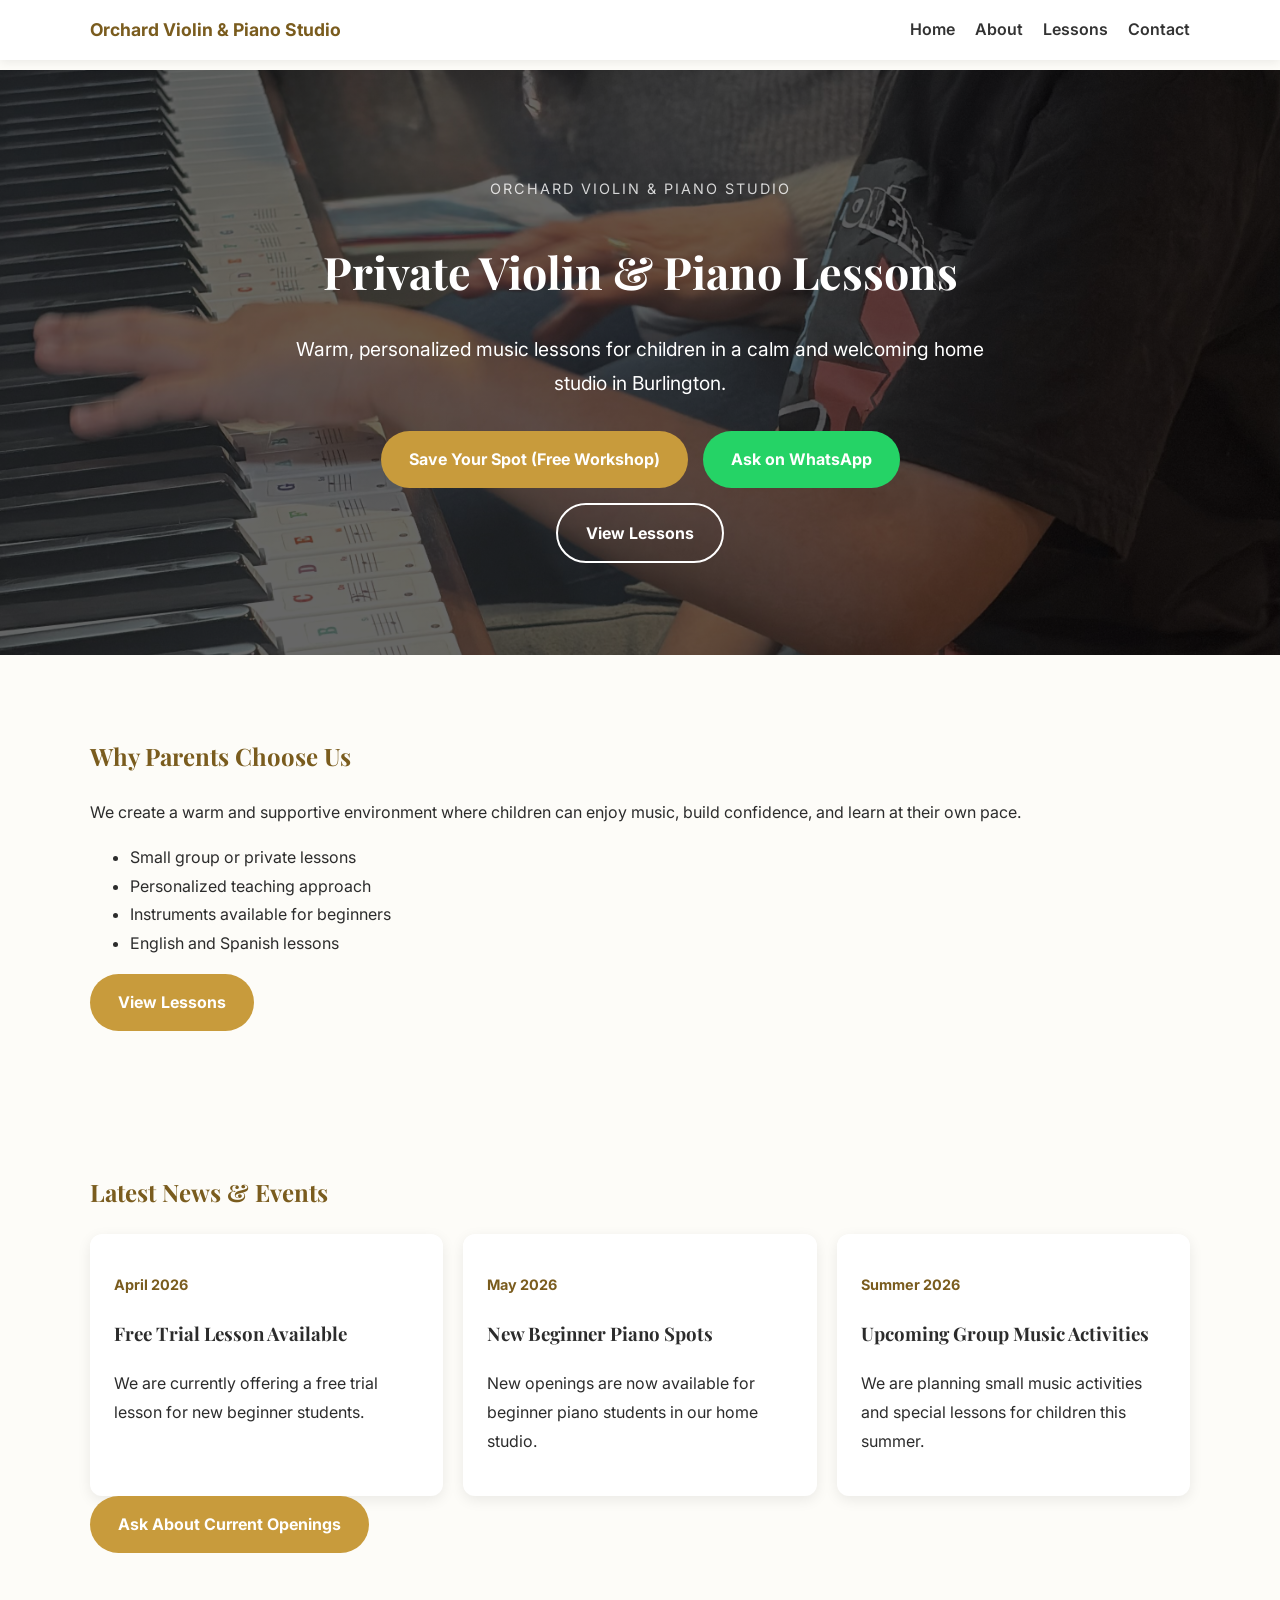
<file: index.html>
<!DOCTYPE html>
<html lang="en">
<head>
  <meta charset="UTF-8">
  <meta name="viewport" content="width=device-width, initial-scale=1.0">
  <title>Private Violin and Piano Lessons in a Home Studio</title>
  <link rel="stylesheet" href="style.css">
  <link rel="stylesheet" href="https://cdnjs.cloudflare.com/ajax/libs/font-awesome/6.5.2/css/all.min.css">
  <link href="https://fonts.googleapis.com/css2?family=Inter:wght@300;400;600&family=Playfair+Display:wght@500;600&display=swap" rel="stylesheet">
</head>


<body>

<!-- NAVBAR -->
<nav class="navbar">
  <div class="nav-container">
    <div class="logo">Orchard Violin & Piano Studio</div>
    <ul class="nav-links">
      <li><a href="index.html">Home</a></li>
      <li><a href="about.html">About</a></li>
      <li><a href="lessons.html">Lessons</a></li>
      <li><a href="contact.html">Contact</a></li>
    </ul>
  </div>
</nav>

<!-- HERO -->
<header class="hero">
  <div class="hero-content">

    <p class="hero-tag">Orchard Violin & Piano Studio</p>

    <h1 class="fade-in">Private Violin & Piano Lessons</h1>

    <p class="hero-sub fade-in-delay">
      Warm, personalized music lessons for children in a calm and welcoming home studio in Burlington.
    </p>

    <div class="button-group">

  <a href="https://forms.office.com/Pages/ResponsePage.aspx?id=DQSIkWdsW0yxEjajBLZtrQAAAAAAAAAAAAO__dThZSNUOEU3Mzg5MDFWQzVIRjk5NDBFSDJGRlpYOS4u"
     class="btn"
     target="_blank">
    Save Your Spot (Free Workshop)
  </a>

  <a href="https://wa.me/19053017716"
     class="btn whatsapp-btn"
     target="_blank">
    Ask on WhatsApp
  </a>

  <a href="lessons.html"
     class="btn btn-secondary">
    View Lessons
  </a>

</div>

  </div>
</header>

<!-- PROMO WORKSHOP TEMPORARILY HIDDEN
 <section class="promo-banner">
  <div class="promo-content">

    <div class="promo-text">
      <h2>
        Violin Workshop for Kids (Ages 6–10)
        <span class="badge">FREE</span>
      </h2>

      <p> Small group · Instruments included</p>

      <p class="promo-note">Limited spots available – small group only</p>

      <a href="https://wa.me/19053017716?text=Hello,%20I%20would%20like%20to%20register%20for%20the%20violin%20workshop."
         class="btn whatsapp-btn" target="_blank">
        Register Now
      </a>
    </div>

    <div class="promo-image">
      <img src="images/workshop2.png" alt="Violin Workshop">
    </div>

  </div>
</section>
  END PROMO WORKSHOP -->

<!-- WELCOME (CAMBIADO PARA NO REPETIR) -->
<section class="home-intro scroll-hidden">
  <h2>Why Parents Choose Us</h2>
  <p>
    We create a warm and supportive environment where children can enjoy music,
    build confidence, and learn at their own pace.
  </p>

  <ul>
    <li>Small group or private lessons</li>
    <li>Personalized teaching approach</li>
    <li>Instruments available for beginners</li>
    <li>English and Spanish lessons</li>
  </ul>

  <a href="lessons.html" class="btn">View Lessons</a>
</section>

<!-- NEWS -->
<section class="news-preview scroll-hidden">
  <h2>Latest News & Events</h2>

  <div class="news-grid">
    <div class="news-card">
      <p class="news-date">April 2026</p>
      <h3>Free Trial Lesson Available</h3>
      <p>We are currently offering a free trial lesson for new beginner students.</p>
    </div>

    <div class="news-card">
      <p class="news-date">May 2026</p>
      <h3>New Beginner Piano Spots</h3>
      <p>New openings are now available for beginner piano students in our home studio.</p>
    </div>

    <div class="news-card">
      <p class="news-date">Summer 2026</p>
      <h3>Upcoming Group Music Activities</h3>
      <p>We are planning small music activities and special lessons for children this summer.</p>
    </div>
  </div>

  <div class="news-link">
    <a href="contact.html" class="btn">Ask About Current Openings</a>
  </div>
</section>

<script>
  const elements = document.querySelectorAll('.scroll-hidden');

  function showOnScroll() {
    const triggerBottom = window.innerHeight * 0.85;

    elements.forEach(el => {
      const boxTop = el.getBoundingClientRect().top;

      if (boxTop < triggerBottom) {
        el.classList.add('scroll-show');
      }
    });
  }

  window.addEventListener('scroll', showOnScroll);
  showOnScroll();
</script>

</body>
</html>
</file>
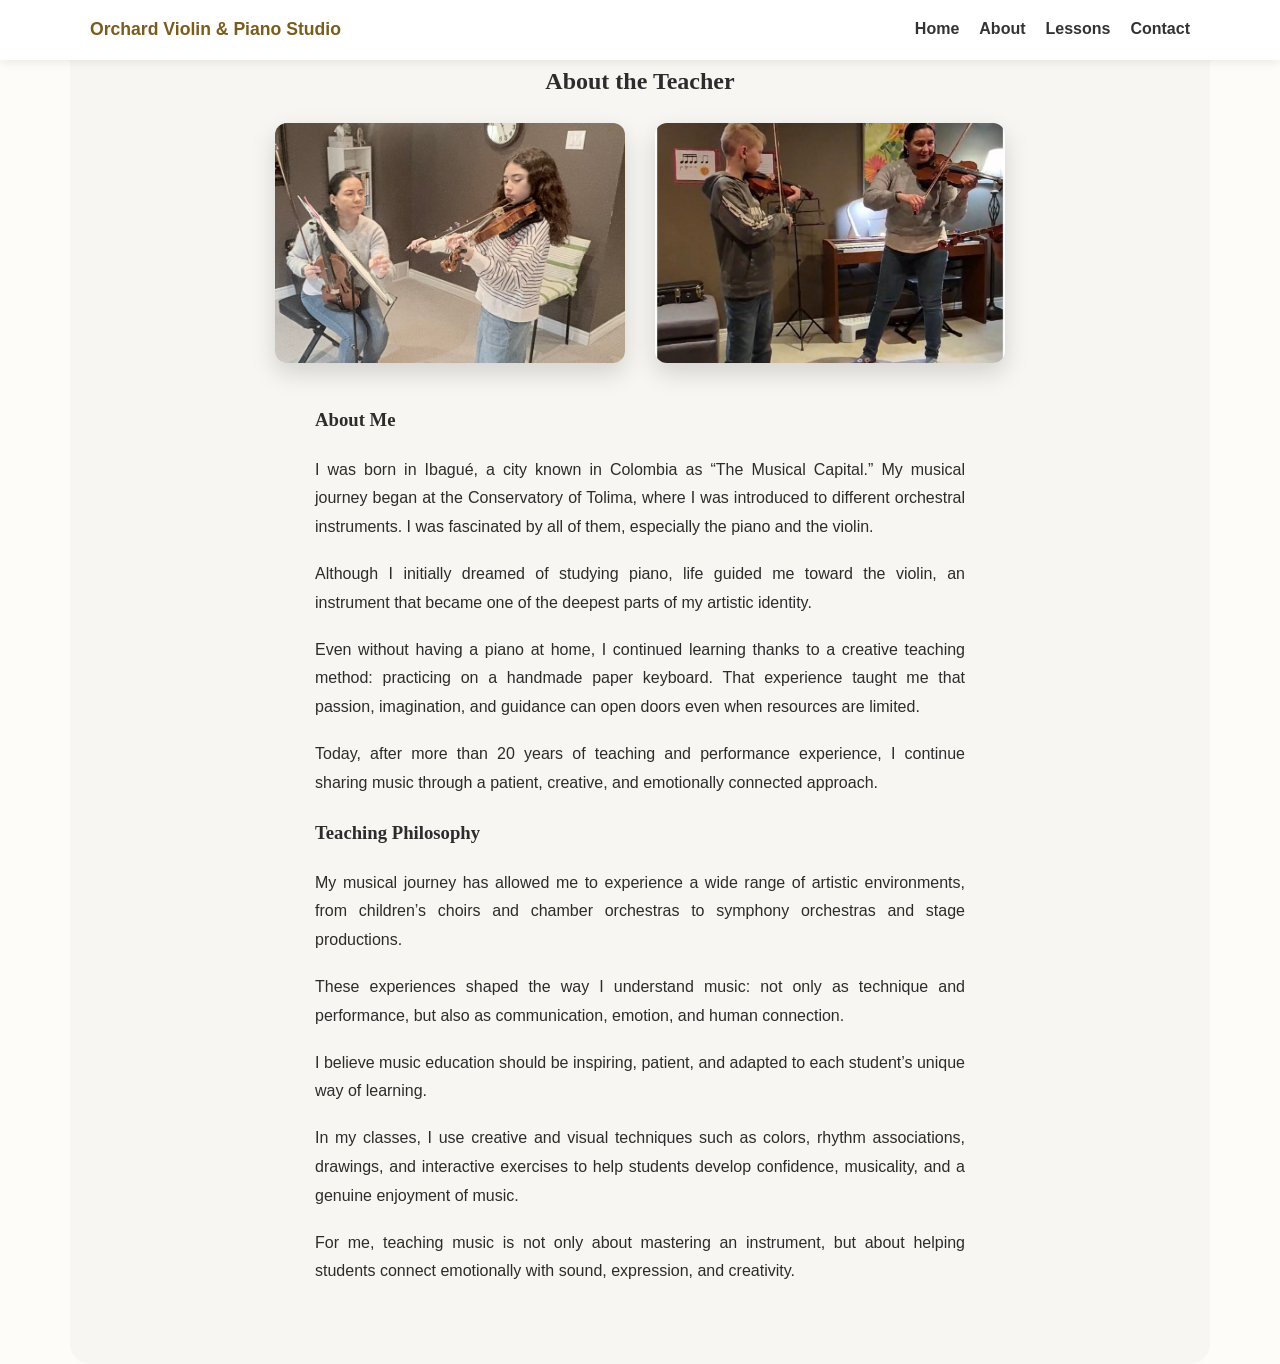
<file: about.html>
<!DOCTYPE html>
<html lang="en">
<head>
  <meta charset="UTF-8">
  <meta name="viewport" content="width=device-width, initial-scale=1.0">
  <title>About | Orchard Violin & Piano Studio</title>
  <link rel="stylesheet" href="style.css">
</head>

<body>

<!-- NAVBAR -->
<nav class="navbar">
  <div class="nav-container">
    <div class="logo">Orchard Violin & Piano Studio</div>
    <ul class="nav-links">
      <li><a href="index.html">Home</a></li>
      <li><a href="about.html">About</a></li>
      <li><a href="lessons.html">Lessons</a></li>
      <li><a href="contact.html">Contact</a></li>
    </ul>
  </div>
</nav>

<!-- ABOUT SECTION -->
<section class="about-section">

  <!-- 🔥 TITULO ARRIBA -->
  <div class="about-header">
    <h1>About the Teacher</h1>
  </div>

  <!-- 🔥 IMÁGENES LADO A LADO -->
  <div class="about-images">
    <img src="images/about1.jpeg" alt="Piano lesson">
    <img src="images/about2.jpeg" alt="Violin lesson">
  </div>

  <!-- 🔥 TEXTO -->
  <div class="about-text">

    <h3>About Me</h3>

    <p>
      I was born in Ibagué, a city known in Colombia as “The Musical Capital.”
      My musical journey began at the Conservatory of Tolima, where I was introduced
      to different orchestral instruments. I was fascinated by all of them,
      especially the piano and the violin.
    </p>

    <p>
      Although I initially dreamed of studying piano, life guided me toward the violin,
      an instrument that became one of the deepest parts of my artistic identity.
    </p>

    <p>
      Even without having a piano at home, I continued learning thanks to a creative teaching method:
      practicing on a handmade paper keyboard. That experience taught me that passion,
      imagination, and guidance can open doors even when resources are limited.
    </p>

    <p>
      Today, after more than 20 years of teaching and performance experience,
      I continue sharing music through a patient, creative, and emotionally connected approach.
    </p>

    <h3>Teaching Philosophy</h3>

    <p>
      My musical journey has allowed me to experience a wide range of artistic environments,
      from children’s choirs and chamber orchestras to symphony orchestras and stage productions.
    </p>

    <p>
      These experiences shaped the way I understand music:
      not only as technique and performance, but also as communication,
      emotion, and human connection.
    </p>

    <p>
      I believe music education should be inspiring, patient,
      and adapted to each student’s unique way of learning.
    </p>

    <p>
      In my classes, I use creative and visual techniques such as colors,
      rhythm associations, drawings, and interactive exercises to help students develop
      confidence, musicality, and a genuine enjoyment of music.
    </p>

    <p>
      For me, teaching music is not only about mastering an instrument,
      but about helping students connect emotionally with sound,
      expression, and creativity.
    </p>

  </div>

</section>

</body>
</html>
</file>
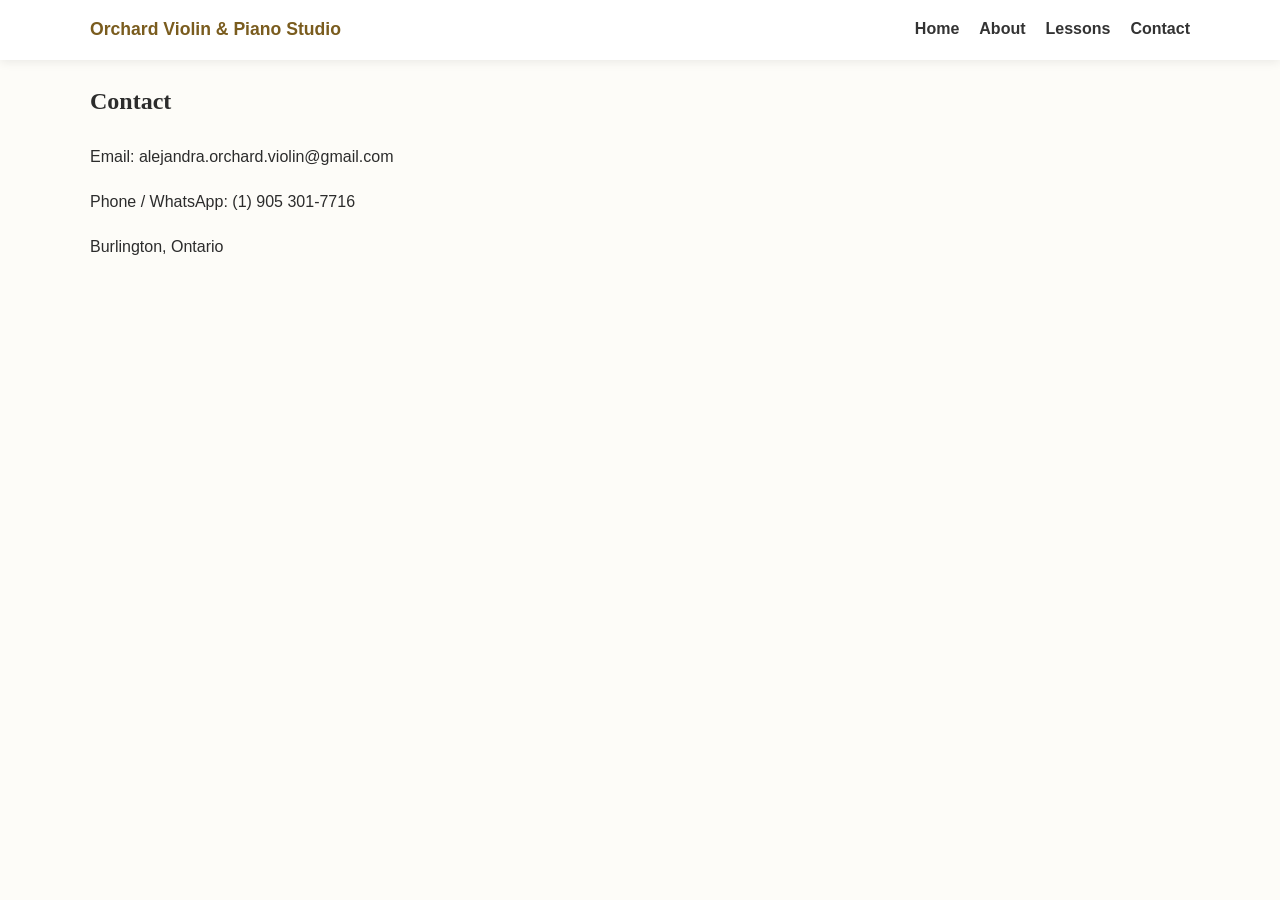
<file: contact.html>
<!DOCTYPE html>
<html lang="en">
<head>
  <meta charset="UTF-8">
  <meta name="viewport" content="width=device-width, initial-scale=1.0">
  <title>Contact | Orchard Violin & Piano Studio</title>
  <link rel="stylesheet" href="style.css">
</head>
<body>

  <nav class="navbar">
    <div class="nav-container">
      <div class="logo">Orchard Violin & Piano Studio</div>
      <ul class="nav-links">
        <li><a href="index.html">Home</a></li>
        <li><a href="about.html">About</a></li>
        <li><a href="lessons.html">Lessons</a></li>
        <li><a href="contact.html">Contact</a></li>
      </ul>
    </div>
  </nav>

  <section class="page-content">
    <h1>Contact</h1>
    <p>Email: alejandra.orchard.violin@gmail.com</p>
    <p>Phone / WhatsApp: (1) 905 301-7716</p>
    <p>Burlington, Ontario</p>
  </section>

</body>
</html>
</file>
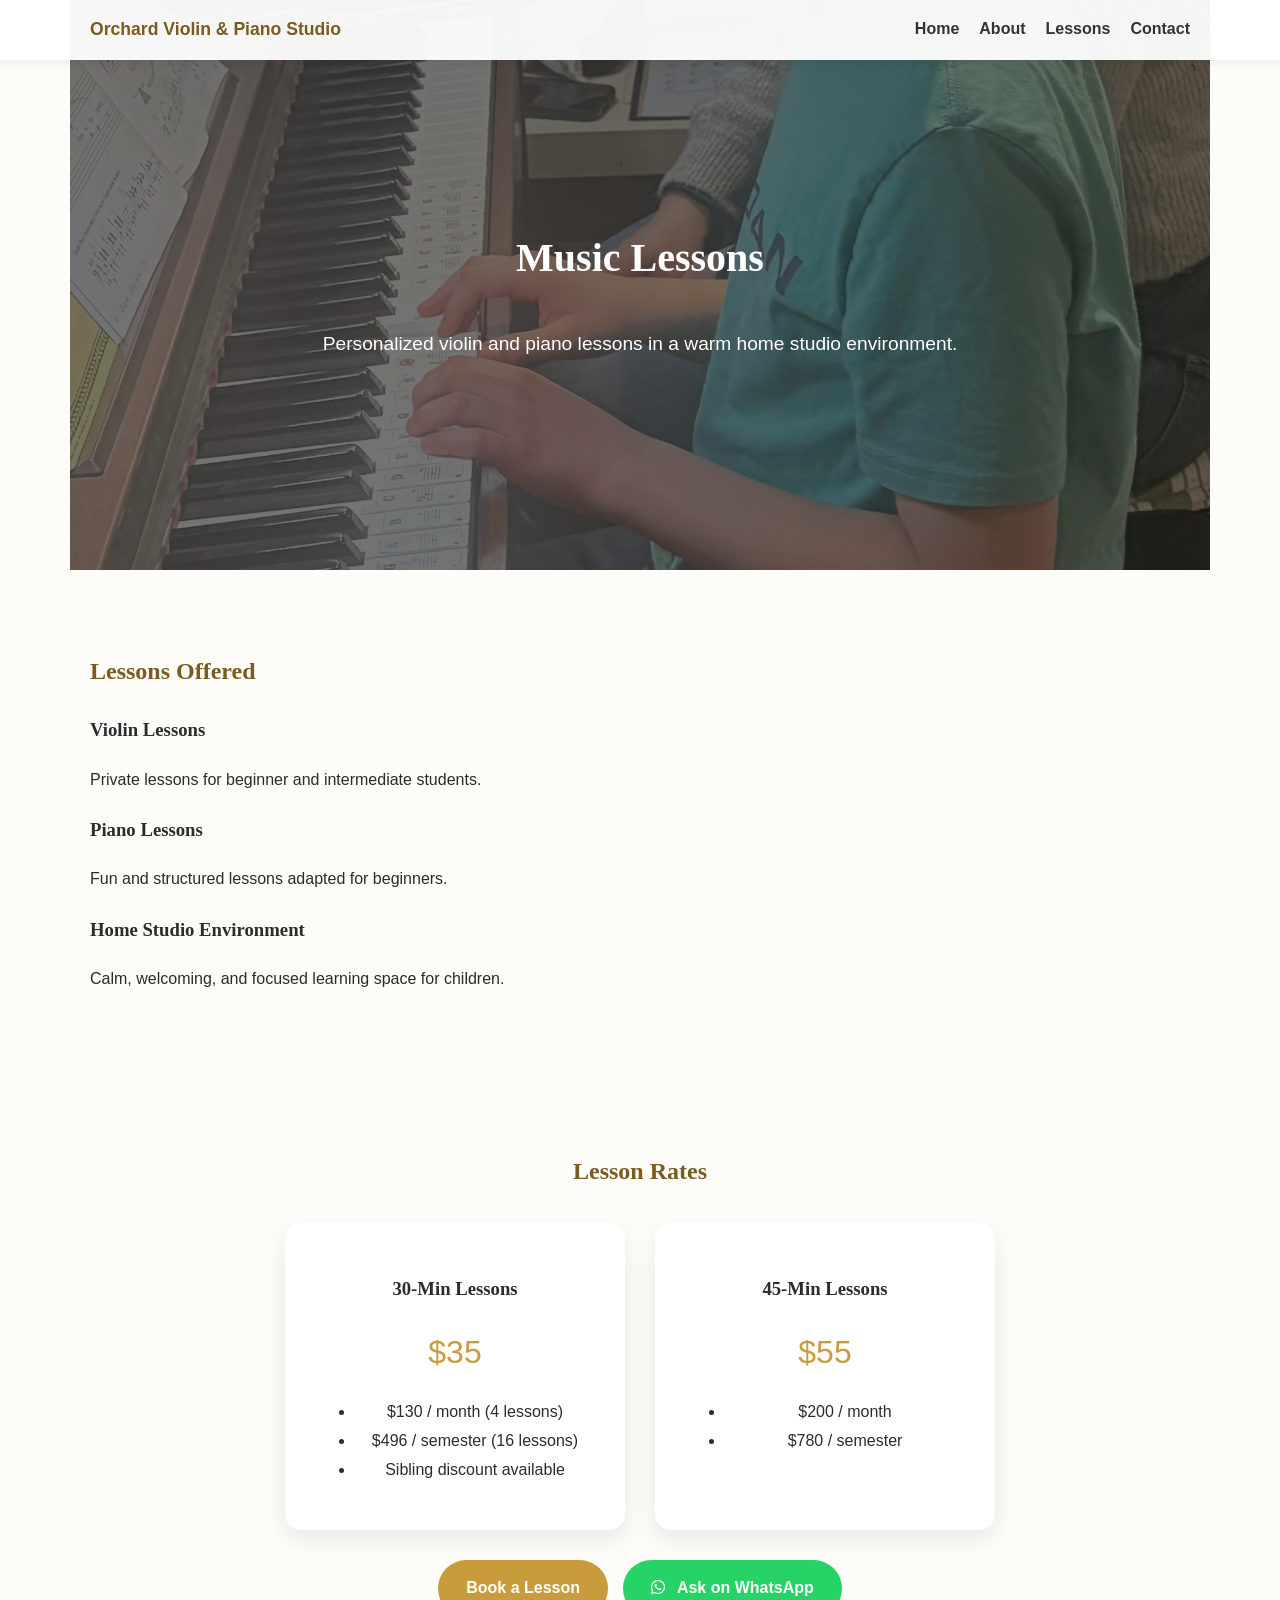
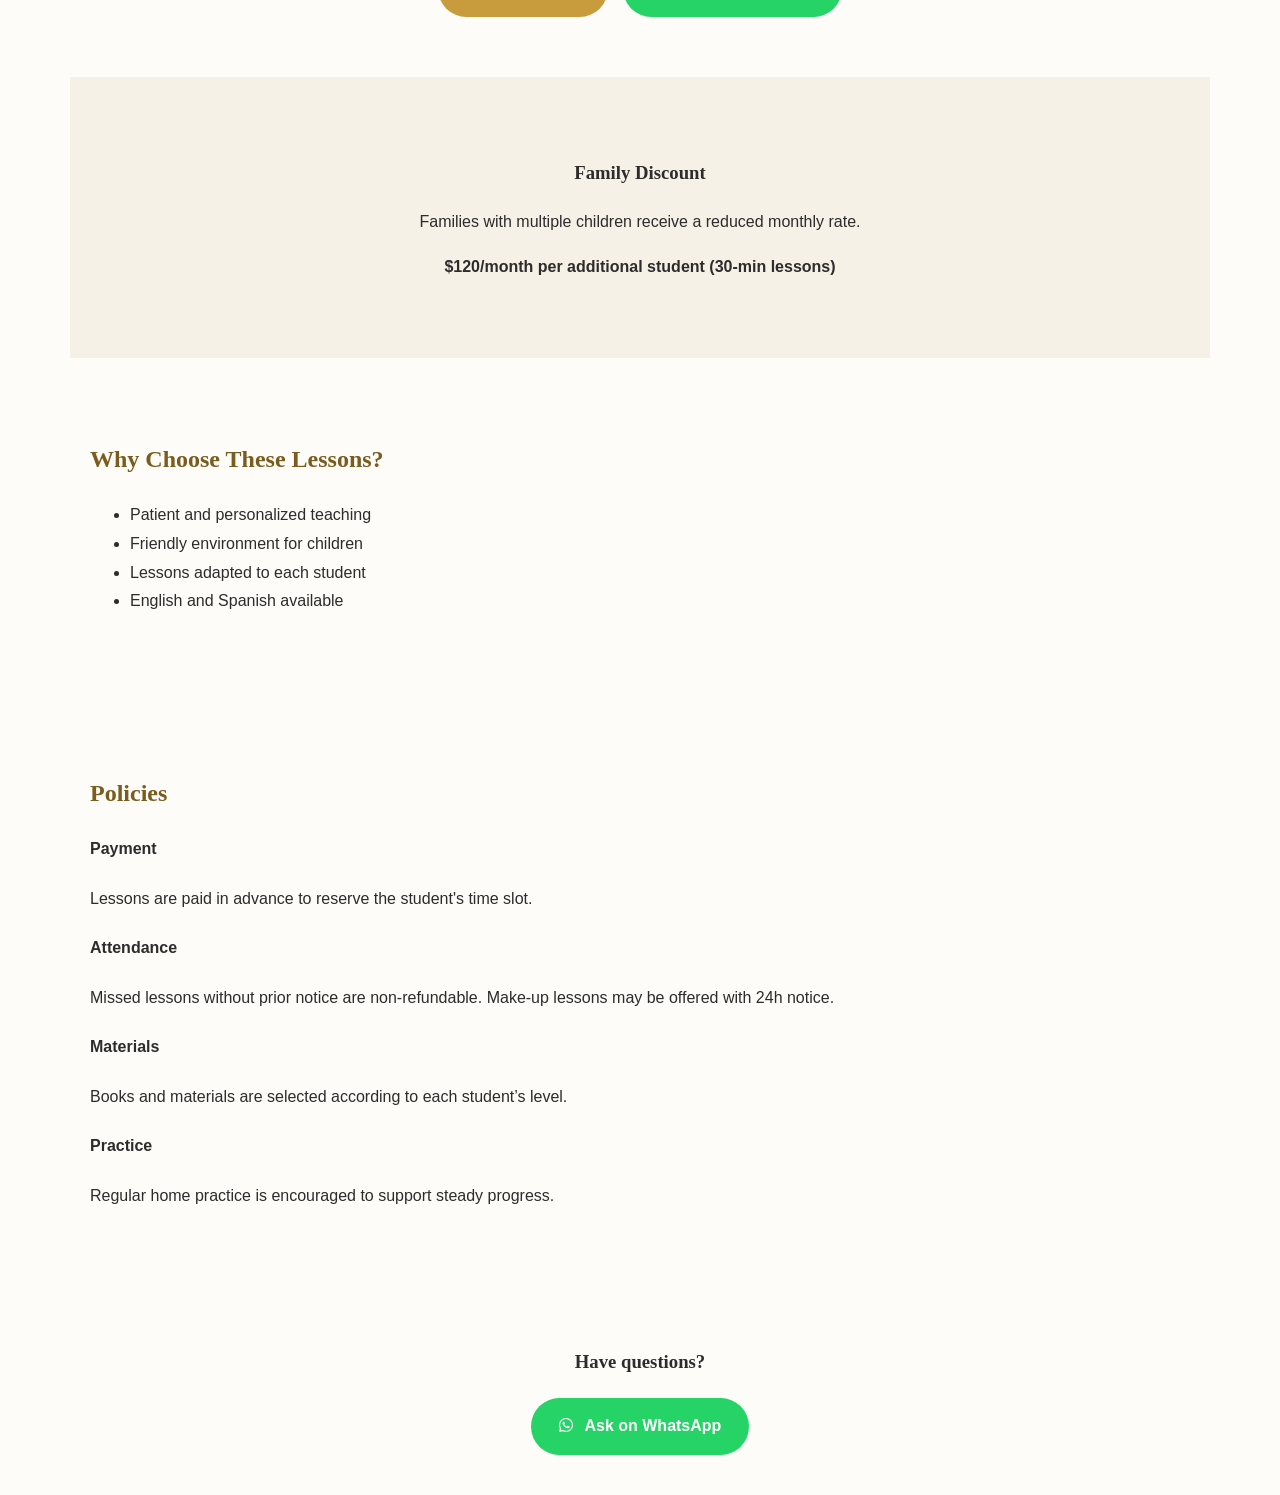
<file: lessons.html>
<!DOCTYPE html>
<html lang="en">
<head>
  <meta charset="UTF-8">
  <meta name="viewport" content="width=device-width, initial-scale=1.0">
  <title>Lessons | Orchard Violin & Piano Studio</title>
  <link rel="stylesheet" href="style.css">
  <link rel="stylesheet" href="https://cdnjs.cloudflare.com/ajax/libs/font-awesome/6.5.2/css/all.min.css">
</head>
<body>

<!-- NAVBAR -->
<nav class="navbar">
  <div class="nav-container">
    <div class="logo">Orchard Violin & Piano Studio</div>
    <ul class="nav-links">
      <li><a href="index.html">Home</a></li>
      <li><a href="about.html">About</a></li>
      <li><a href="lessons.html">Lessons</a></li>
      <li><a href="contact.html">Contact</a></li>
    </ul>
  </div>
</nav>

<!-- HERO -->
<section class="lessons-hero">
  <div class="lessons-overlay">
    <h1>Music Lessons</h1>
    <p>Personalized violin and piano lessons in a warm home studio environment.</p>
  </div>
</section>

<!-- LESSON TYPES -->
<section class="page-content">
  <h2>Lessons Offered</h2>

  <div class="cards">
    <div class="card">
      <h3>Violin Lessons</h3>
      <p>Private lessons for beginner and intermediate students.</p>
    </div>

    <div class="card">
      <h3>Piano Lessons</h3>
      <p>Fun and structured lessons adapted for beginners.</p>
    </div>

    <div class="card">
      <h3>Home Studio Environment</h3>
      <p>Calm, welcoming, and focused learning space for children.</p>
    </div>
  </div>
</section>

<!-- PRICING -->
<section class="pricing">
  <h2>Lesson Rates</h2>

  <div class="pricing-grid">

    <div class="price-card">
      <h3>30-Min Lessons</h3>
      <p class="price">$35</p>
      <ul>
        <li>$130 / month (4 lessons)</li>
        <li>$496 / semester (16 lessons)</li>
        <li>Sibling discount available</li>
      </ul>
    </div>

    <div class="price-card highlight">
      <h3>45-Min Lessons</h3>
      <p class="price">$55</p>
      <ul>
        <li>$200 / month</li>
        <li>$780 / semester</li>
      </ul>
    </div>

  </div>

<div class="button-group">
  <a href="contact.html" class="btn">Book a Lesson</a>

  <a href="https://wa.me/19053017716?text=Hello,%20I%20would%20like%20to%20recieve%20information%20for%20the%20violin%20Lessons." class="btn whatsapp-btn" target="_blank">
  <i class="fa-brands fa-whatsapp"></i> Ask on WhatsApp
</a>
</div>

</section>

<!-- FAMILY DISCOUNT -->
<section class="discount">
  <h3>Family Discount</h3>
  <p>Families with multiple children receive a reduced monthly rate.</p>
  <p><strong>$120/month per additional student (30-min lessons)</strong></p>
</section>

<!-- WHY -->
<section class="why">
  <h2>Why Choose These Lessons?</h2>
  <ul>
    <li>Patient and personalized teaching</li>
    <li>Friendly environment for children</li>
    <li>Lessons adapted to each student</li>
    <li>English and Spanish available</li>
  </ul>
</section>

<!-- POLICIES -->
<section class="policies">
  <h2>Policies</h2>

  <h4>Payment</h4>
  <p>Lessons are paid in advance to reserve the student's time slot.</p>

  <h4>Attendance</h4>
  <p>Missed lessons without prior notice are non-refundable. Make-up lessons may be offered with 24h notice.</p>

  <h4>Materials</h4>
  <p>Books and materials are selected according to each student’s level.</p>

  <h4>Practice</h4>
  <p>Regular home practice is encouraged to support steady progress.</p>
</section>

<section style="text-align:center; padding:40px;">
  <h3>Have questions?</h3>

  <a href="https://wa.me/19053017716?text=Hello,%20I%20would%20like%20to%20recieve%20information%20for%20the%20violin%20Lessons." class="btn whatsapp-btn" target="_blank">
  <i class="fa-brands fa-whatsapp"></i> Ask on WhatsApp
</a>
</section>

</body>
</html>
</file>
<file: style.css>
html {
  scroll-behavior: smooth;
}

body {
  margin: 0;
  font-family: 'Inter', sans-serif;
  color: #2c2c2c;
  background-color: #fdfcf8;
  line-height: 1.8;
}

/* NAVBAR */
.navbar {
  position: fixed;
  top: 0;
  width: 100%;
  background: rgba(255, 255, 255, 0.95);
  box-shadow: 0 2px 10px rgba(0, 0, 0, 0.08);
  z-index: 1000;
}

.nav-container {
  max-width: 1100px;   /* 🔥 unificado */
  margin: 0 auto;
  padding: 14px 20px;
  display: flex;
  justify-content: space-between;
  align-items: center;
}

.logo {
  font-size: 1.1rem;
  font-weight: bold;
  color: #7a5c1e;
}

.nav-links {
  list-style: none;
  display: flex;
  gap: 20px;
  margin: 0;
  padding: 0;
}

.nav-links a {
  text-decoration: none;
  color: #333;
  font-weight: 600;
}

.nav-links a:hover {
  color: #c89b3c;
}

/* HERO */
.hero {
  margin-top: 70px;
  min-height: 65vh;
  display: flex;
  align-items: center;
  justify-content: center;

  background: linear-gradient(
      rgba(0,0,0,0.6),
      rgba(0,0,0,0.6)
    ),
    url('images/hero.jpeg') center/cover no-repeat;

  background-position: center 90%;
}

.overlay {
  background: rgba(0, 0, 0, 0.55);
  color: white;
  padding: 40px;
  border-radius: 12px;
  max-width: 650px;
  width: 90%;
  margin: 0 auto;
  text-align: center;
}

.overlay h1 {
  font-size: 2rem;
  margin-bottom: 12px;
}

.overlay p {
  font-size: 1.15rem;
  margin-bottom: 24px;
}

/* BOTONES */
.btn {
  display: inline-block;
  padding: 14px 28px;
  background-color: #c89b3c;
  color: white;
  text-decoration: none;
  border-radius: 30px;
  font-weight: bold;
}

.btn:hover {
  background-color: #a67f2f;
}

.btn-secondary {
  background-color: transparent;
  border: 2px solid white;
  color: white;
}

.btn-secondary:hover {
  background-color: white;
  color: #333;
}

.whatsapp-btn {
  background-color: #25D366;
}

.whatsapp-btn:hover {
  background-color: #1ebe5d;
}

.button-group {
  display: flex;
  gap: 15px;
  margin-top: 25px;
  flex-wrap: wrap;
  justify-content: center;
}

/* SECTIONS */
section:not(.promo-banner) {
  padding: 60px 20px;
  max-width: 1100px;
  margin: auto;
}

h2 {
  color: #7a5c1e;
  margin-bottom: 20px;
}

/* PROMO */
.promo-banner {
  width: 100%;
  padding: 60px 20px;
  background: white;
}

.promo-content {
  max-width: 1100px;
  margin: 0 auto;
  display: flex;
  gap: 40px;
  align-items: center;
  justify-content: space-between;
  flex-wrap: wrap;
}

.promo-text {
  flex: 1;
  min-width: 300px;
}

.promo-image {
  flex: 1;
  min-width: 300px;
  text-align: center;
}

.promo-image img {
  max-width: 350px;
  width: 100%;
  border-radius: 12px;
}

/* PROMO DETAILS */
.promo-note {
  color: #c0392b;
  font-weight: bold;
  margin-top: 10px;
  animation: pulse 1.5s infinite;
}

.badge {
  background: #e74c3c;
  color: white;
  font-size: 0.8rem;
  padding: 4px 8px;
  border-radius: 6px;
  margin-left: 10px;
}

/* NEWS */
.news-preview {
  max-width: 1100px;
  margin: 60px auto;
  padding: 20px;
}

.news-grid {
  display: flex;
  gap: 20px;
  flex-wrap: wrap;
}

.news-card {
  background: white;
  padding: 24px;
  border-radius: 12px;
  box-shadow: 0 4px 14px rgba(0, 0, 0, 0.08);
  flex: 1 1 280px;
}

.news-date {
  font-size: 0.9rem;
  color: #7a5c1e;
  font-weight: bold;
}

/* ANIMATIONS */
@keyframes pulse {
  0% { transform: scale(1); opacity: 1; }
  50% { transform: scale(1.05); opacity: 0.7; }
  100% { transform: scale(1); opacity: 1; }
}

h1, h2, h3 {
  font-family: 'Playfair Display', serif;
}

.card {
  transition: transform 0.2s ease, box-shadow 0.2s ease;
}

.card:hover {
  transform: translateY(-5px);
  box-shadow: 0 8px 20px rgba(0,0,0,0.12);
}


.hero-content {
  max-width: 700px;
  padding: 20px;
  text-align: center;
  color: white;
}

/* pequeño texto arriba */
.hero-tag {
  font-size: 0.9rem;
  letter-spacing: 2px;
  text-transform: uppercase;
  opacity: 0.8;
  margin-bottom: 10px;
}

/* título principal */
.hero-content h1 {
  font-size: 2.5rem;
  margin-bottom: 15px;
}

/* subtítulo */
.hero-sub {
  font-size: 1.2rem;
  margin-bottom: 30px;
  opacity: 0.9;
}

.hero-content h1 {
  font-size: 2.8rem;
}

.fade-in {
  opacity: 0;
  transform: translateY(20px);
  animation: fadeUp 1s ease forwards;
}

.fade-in-delay {
  opacity: 0;
  transform: translateY(20px);
  animation: fadeUp 1s ease forwards;
  animation-delay: 0.4s;
}

.fade-in-delay2 {
  opacity: 0;
  transform: translateY(20px);
  animation: fadeUp 1s ease forwards;
  animation-delay: 0.8s;
}

@keyframes fadeUp {
  to {
    opacity: 1;
    transform: translateY(0);
  }
}

.scroll-hidden {
  opacity: 0;
  transform: translateY(40px);
  transition: all 0.8s ease;
}

.scroll-show {
  opacity: 1;
  transform: translateY(0);
}

.about-container {
  max-width: 1000px;
  margin: 120px auto 60px; /* 🔥 espacio por navbar */
  display: flex;
  align-items: center;
  gap: 40px;
  flex-wrap: wrap;
  flex-direction: row-reverse;
}

.about-text {
  flex: 1;
  min-width: 300px;
}

.about-image {
  flex: 1;
  min-width: 300px;
  text-align: center;
}

.about-image img {
  width: 100%;
  max-width: 400px;
  border-radius: 12px;
}

.about-section {
  padding: 80px 20px;
}

.about-container {
  max-width: 1100px;
  margin: 120px auto 60px;

  display: grid;
  grid-template-columns: 1fr 1fr;
  grid-template-areas:
    "image1 image1"
    "text image2";

  gap: 40px;
  align-items: center;
}


/* TEXTO */
.about-text {
  grid-column: 1 / 2;
}

/* =========================================
   ABOUT SECTION
========================================= */

.about-section {
  background: #f8f6f2;
  border-radius: 20px;
  padding: 60px 20px;
}

/* LAYOUT */
.about-container {
  max-width: 1100px;
  margin: 120px auto 60px;

  display: grid;
  grid-template-columns: 1fr 1fr;
  grid-template-areas:
    "image1 image2"
    "text   text";

  gap: 40px;
  align-items: start;
}
.about-header {
  text-align: center;
  margin-bottom: 20px;
}

.about-header h1 {
  margin-top: 0;
}

/* TEXT */
.about-text {
  grid-area: text;
  max-width: 650px;
  margin: 0 auto;
}

.about-text p {
  margin-bottom: 18px;
  text-align: justify;
}

/* ===== ABOUT IMAGES ===== */

.about-images {
  display: flex;
  gap: 30px;
  justify-content: center;

  max-width: 900px;     /* 🔥 controla el ancho total */
  margin: 0 auto 40px;
}

.about-images img {
  width: 100%;
  max-width: 350px;     /* 🔥 tamaño real */
  height: 240px;        /* 🔥 consistente */
  object-fit: cover;

  border-radius: 12px;
  box-shadow: 0 10px 25px rgba(0,0,0,0.15);
}


/* =========================================
   RESPONSIVE (MÓVIL)
========================================= */

@media (max-width: 768px) {

  .about-container {
    grid-template-columns: 1fr;
    grid-template-areas:
      "image1"
      "image2"
      "text";
  }

  .about-text {
    max-width: 100%;
  }

  .about-image img {
    max-width: 100%;
    height: auto;
  }
}


/* =========================================
   LESSONS HERO
========================================= */

.lessons-hero {
  height: 50vh;

  background:
    linear-gradient(rgba(0,0,0,0.55), rgba(0,0,0,0.55)),
    url('images/lesson-bg.jpeg') center/cover no-repeat;

  display: flex;
  justify-content: center;
  align-items: center;
}

.lessons-overlay {
  text-align: center;
  color: white;
}

.lessons-overlay h1 {
  font-size: 2.5rem;
}

.lessons-overlay p {
  font-size: 1.2rem;
  margin-top: 10px;
}


/* =========================================
   PRICING
========================================= */

.pricing {
  text-align: center;
  padding: 60px 20px;
}

.pricing-grid {
  display: flex;
  gap: 30px;
  justify-content: center;
  flex-wrap: wrap;
  margin: 30px 0;
}

.price-card {
  background: white;
  padding: 30px;
  border-radius: 16px;
  box-shadow: 0 10px 25px rgba(0,0,0,0.08);
  width: 280px;
}

.price-card .price {
  font-size: 2rem;
  color: #c89b3c;
  margin: 10px 0;
}


/* =========================================
   DISCOUNT & POLICIES
========================================= */

.discount {
  text-align: center;
  padding: 40px;
  background: #f6f1e7;
}

.policies {
  max-width: 800px;
  margin: 60px auto;
  padding: 20px;
}

.policies h4 {
  margin-top: 20px;
}


/* =========================================
   WHATSAPP BUTTON
========================================= */

.whatsapp-btn i {
  margin-right: 8px;
}
/* ===== HERO RESPONSIVE (CELULAR) ===== */
@media (max-width: 768px) {

  .nav-container {
    flex-direction: column;
    align-items: center;
    text-align: center;
  }

  .logo {
    font-size: 1.2rem;
    margin-bottom: 8px;
  }

  .nav-links {
    display: flex;
    gap: 15px;
    padding: 0;
  }

}

@media (max-width: 768px) {

  .hero {
    min-height: 70vh;
    margin-top: 60px;
    background-position: center;
  }

  .overlay {
    padding: 20px;
  }

  .overlay h1 {
    font-size: 1.8rem;
    line-height: 1.2;
  }

  .overlay p {
    font-size: 1rem;
  }

}
</file>
